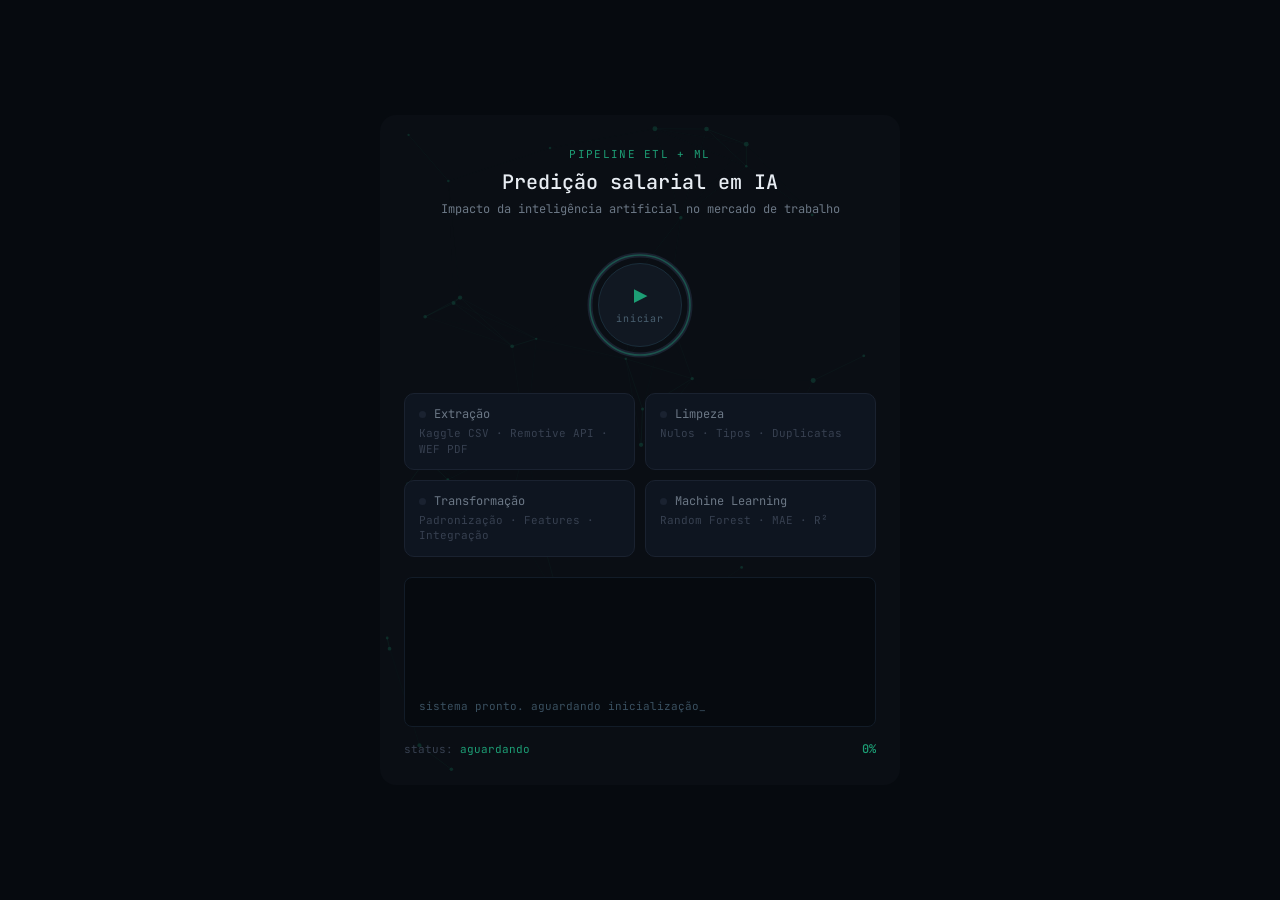
<file: frontend/index.html>
<!DOCTYPE html>
<html lang="pt-BR">
<head>
  <meta charset="UTF-8">
  <meta name="viewport" content="width=device-width, initial-scale=1.0">
  <title>Pipeline Terminal — Salary Prediction</title>
  <link rel="preconnect" href="https://fonts.googleapis.com">
  <link rel="preconnect" href="https://fonts.gstatic.com" crossorigin>
  <link href="https://fonts.googleapis.com/css2?family=JetBrains+Mono:wght@400;500&display=swap" rel="stylesheet">
  <link rel="stylesheet" href="styles.css">
</head>
<body>
  <div class="wrap" id="wrap">
    <canvas class="net-canvas" id="netCanvas"></canvas>

    <div class="header">
      <div class="eyebrow">pipeline etl + ml</div>
      <div class="title">Predição salarial em IA</div>
      <div class="subtitle">Impacto da inteligência artificial no mercado de trabalho</div>
    </div>

    <div class="btn-ring" id="mainBtn" role="button" aria-label="Iniciar pipeline" tabindex="0">
      <svg class="ring-svg" viewBox="0 0 120 120">
        <circle class="ring-track" cx="60" cy="60" r="50"/>
        <circle class="ring-progress" id="ringProgress" cx="60" cy="60" r="50"/>
        <circle class="ring-pulse" id="ringPulse" cx="60" cy="60" r="50"/>
      </svg>
      <div class="btn-inner" id="btnInner">
        <span class="btn-icon" id="btnIcon">&#9654;</span>
        <span class="btn-label" id="btnLabel">iniciar</span>
      </div>
    </div>

    <div class="steps" id="stepsGrid">
      <div class="step" id="s0">
        <div class="step-head"><div class="step-dot"></div><span class="step-name">Extração</span></div>
        <div class="step-detail">Kaggle CSV · Remotive API · WEF PDF</div>
      </div>
      <div class="step" id="s1">
        <div class="step-head"><div class="step-dot"></div><span class="step-name">Limpeza</span></div>
        <div class="step-detail">Nulos · Tipos · Duplicatas</div>
      </div>
      <div class="step" id="s2">
        <div class="step-head"><div class="step-dot"></div><span class="step-name">Transformação</span></div>
        <div class="step-detail">Padronização · Features · Integração</div>
      </div>
      <div class="step" id="s3">
        <div class="step-head"><div class="step-dot"></div><span class="step-name">Machine Learning</span></div>
        <div class="step-detail">Random Forest · MAE · R²</div>
      </div>
    </div>

    <div class="log">
      <div class="log-inner" id="logLines">
        <div class="log-line">sistema pronto. aguardando inicialização<span class="cursor">_</span></div>
      </div>
    </div>

    <div class="status-bar">
      <div class="status-txt" id="statusTxt">status: <span>aguardando</span></div>
      <div class="pct" id="pctTxt">0%</div>
    </div>
  </div>

  <script src="script.js"></script>
</body>
</html>
</file>
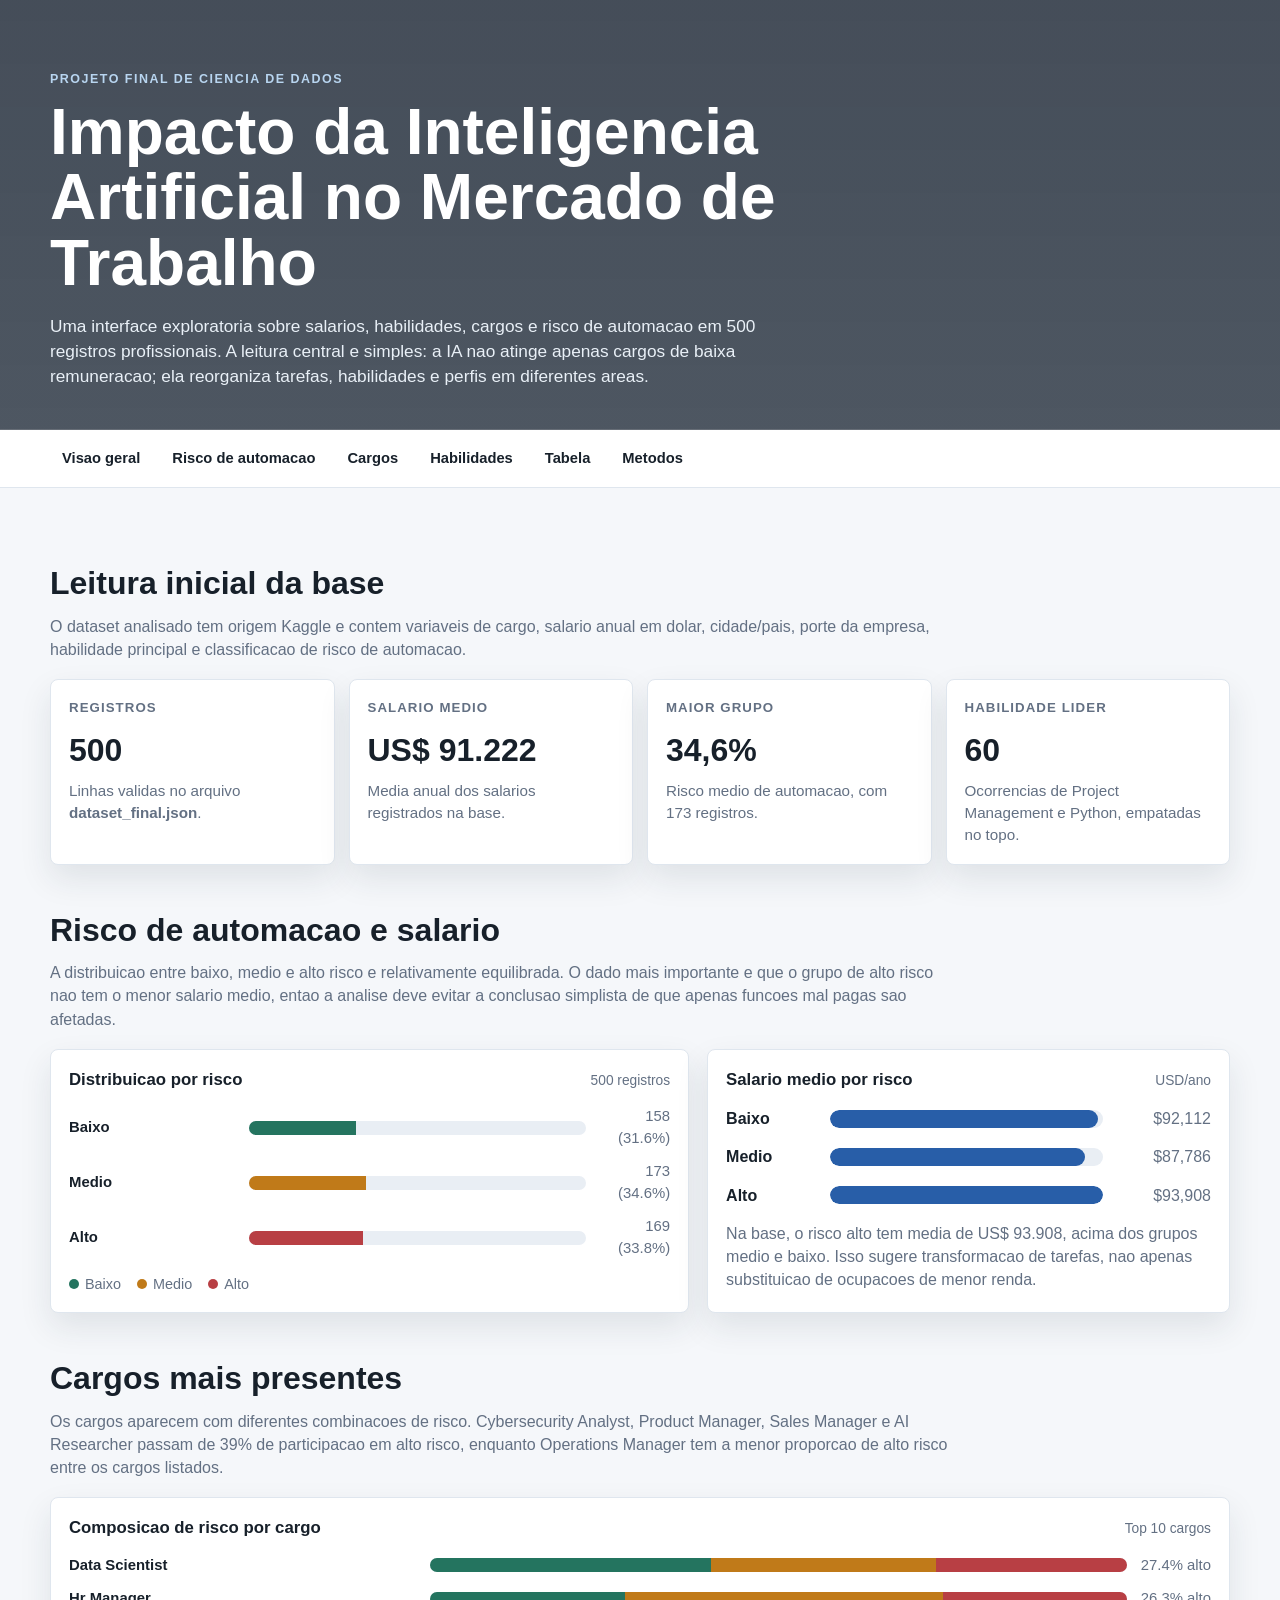
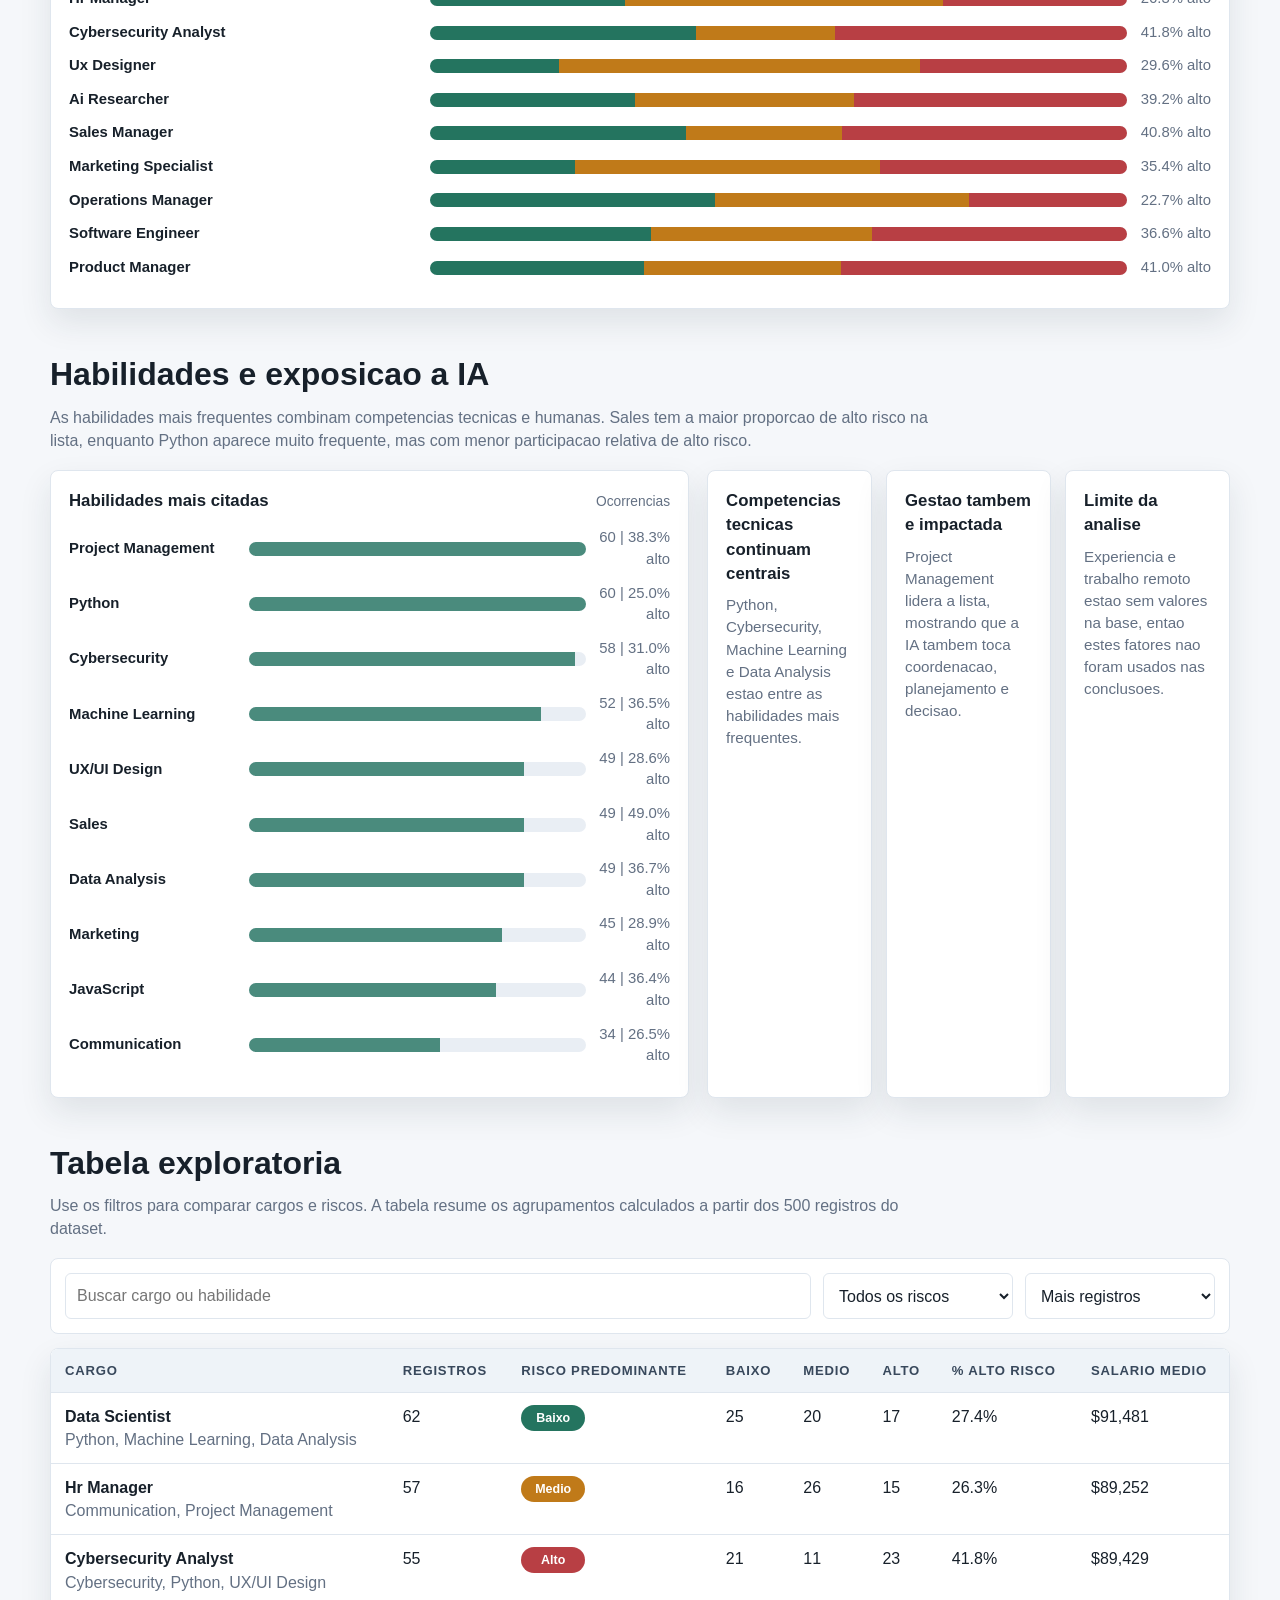
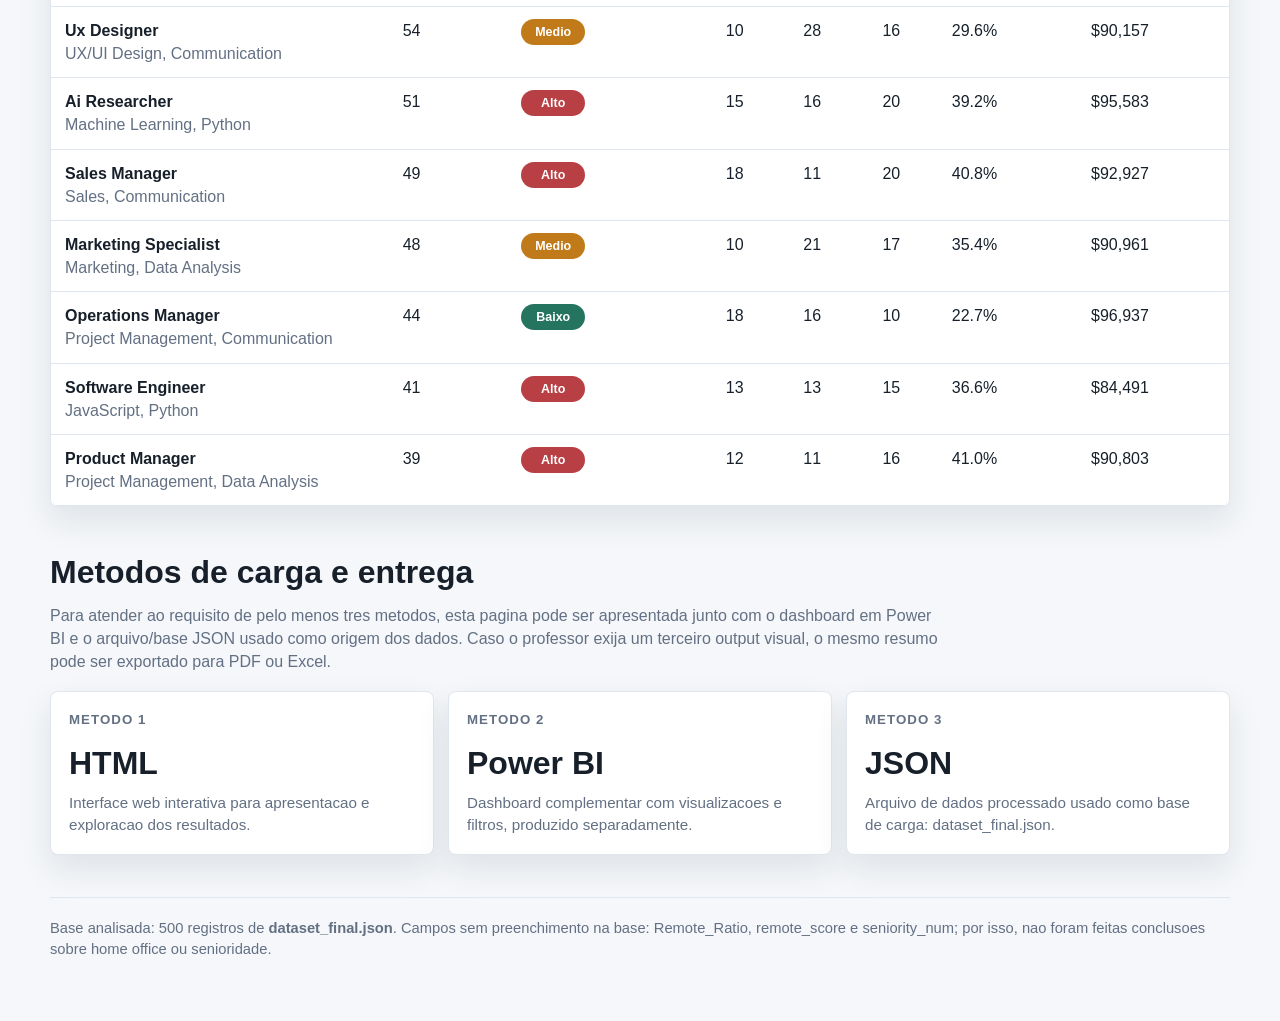
<file: outputs/fe2.html>
<!doctype html>
<html lang="pt-BR">
<head>
  <meta charset="utf-8">
  <meta name="viewport" content="width=device-width, initial-scale=1">
  <title>Impacto da Inteligencia Artificial no Mercado de Trabalho</title>
  <style>
    :root {
      color-scheme: light;
      --ink: #17202a;
      --muted: #637083;
      --panel: #ffffff;
      --line: #dfe6ee;
      --page: #f5f7fa;
      --low: #24745f;
      --medium: #c07a19;
      --high: #b83f44;
      --accent: #285ea8;
      --accent-2: #4a8b7d;
      --shadow: 0 14px 32px rgba(31, 45, 61, .10);
    }

    * { box-sizing: border-box; }

    body {
      margin: 0;
      font-family: Arial, Helvetica, sans-serif;
      color: var(--ink);
      background: var(--page);
      line-height: 1.45;
    }

    header {
      background:
        linear-gradient(rgba(13, 24, 38, .76), rgba(13, 24, 38, .72)),
        url("https://images.unsplash.com/photo-1516321318423-f06f85e504b3?auto=format&fit=crop&w=1800&q=80");
      background-size: cover;
      background-position: center;
      color: #fff;
      min-height: 430px;
      display: flex;
      align-items: end;
      border-bottom: 1px solid rgba(255,255,255,.18);
    }

    .hero {
      width: min(1180px, calc(100% - 32px));
      margin: 0 auto;
      padding: 56px 0 40px;
    }

    .eyebrow {
      font-size: .78rem;
      text-transform: uppercase;
      letter-spacing: .12em;
      font-weight: 700;
      color: #b8d5f0;
      margin-bottom: 12px;
    }

    h1 {
      margin: 0;
      max-width: 900px;
      font-size: clamp(2rem, 5vw, 4.4rem);
      line-height: 1.02;
      letter-spacing: 0;
    }

    .hero p {
      max-width: 760px;
      margin: 18px 0 0;
      color: #e9f0f7;
      font-size: 1.08rem;
    }

    nav {
      position: sticky;
      top: 0;
      z-index: 10;
      background: rgba(255,255,255,.94);
      backdrop-filter: blur(12px);
      border-bottom: 1px solid var(--line);
    }

    .nav-inner {
      width: min(1180px, calc(100% - 32px));
      margin: 0 auto;
      display: flex;
      gap: 8px;
      align-items: center;
      overflow-x: auto;
      padding: 10px 0;
    }

    .nav-inner a {
      color: var(--ink);
      text-decoration: none;
      font-size: .92rem;
      font-weight: 700;
      padding: 8px 12px;
      border-radius: 6px;
      white-space: nowrap;
    }

    .nav-inner a:hover,
    .nav-inner a:focus {
      background: #eaf1f8;
      outline: none;
    }

    main {
      width: min(1180px, calc(100% - 32px));
      margin: 0 auto;
      padding: 30px 0 60px;
    }

    section { margin: 42px 0; }

    .section-head {
      display: grid;
      gap: 8px;
      margin-bottom: 18px;
      max-width: 900px;
    }

    h2 {
      font-size: clamp(1.35rem, 2.5vw, 2rem);
      margin: 0;
      letter-spacing: 0;
    }

    .section-head p,
    .note {
      margin: 0;
      color: var(--muted);
    }

    .kpis {
      display: grid;
      grid-template-columns: repeat(4, minmax(0, 1fr));
      gap: 14px;
    }

    .card,
    .insight,
    .table-wrap,
    .filter-bar {
      background: var(--panel);
      border: 1px solid var(--line);
      border-radius: 8px;
      box-shadow: var(--shadow);
    }

    .card {
      padding: 18px;
      min-height: 142px;
    }

    .label {
      color: var(--muted);
      font-size: .83rem;
      font-weight: 700;
      text-transform: uppercase;
      letter-spacing: .08em;
    }

    .metric {
      font-size: 2rem;
      font-weight: 800;
      margin: 10px 0 6px;
    }

    .card p,
    .insight p {
      margin: 0;
      color: var(--muted);
      font-size: .95rem;
    }

    .grid-2 {
      display: grid;
      grid-template-columns: minmax(0, 1.1fr) minmax(310px, .9fr);
      gap: 18px;
      align-items: stretch;
    }

    .chart-panel {
      background: var(--panel);
      border: 1px solid var(--line);
      border-radius: 8px;
      padding: 18px;
      box-shadow: var(--shadow);
      min-width: 0;
    }

    .chart-title {
      display: flex;
      justify-content: space-between;
      align-items: baseline;
      gap: 12px;
      margin-bottom: 14px;
    }

    .chart-title h3 {
      margin: 0;
      font-size: 1.05rem;
    }

    .chart-title span {
      color: var(--muted);
      font-size: .86rem;
      white-space: nowrap;
    }

    .legend {
      display: flex;
      flex-wrap: wrap;
      gap: 10px 16px;
      margin-top: 14px;
      color: var(--muted);
      font-size: .9rem;
    }

    .legend span {
      display: inline-flex;
      align-items: center;
      gap: 6px;
    }

    .dot {
      width: 10px;
      height: 10px;
      border-radius: 50%;
      display: inline-block;
    }

    .bar-row {
      display: grid;
      grid-template-columns: minmax(128px, 1fr) minmax(190px, 2fr) 72px;
      gap: 12px;
      align-items: center;
      margin: 12px 0;
      font-size: .93rem;
    }

    .bar-label {
      min-width: 0;
      overflow: hidden;
      text-overflow: ellipsis;
      white-space: nowrap;
      font-weight: 700;
    }

    .bar-track {
      height: 14px;
      display: flex;
      border-radius: 999px;
      overflow: hidden;
      background: #e9eef4;
    }

    .seg-low { background: var(--low); }
    .seg-medium { background: var(--medium); }
    .seg-high { background: var(--high); }

    .value {
      color: var(--muted);
      font-variant-numeric: tabular-nums;
      text-align: right;
    }

    .salary-row {
      display: grid;
      grid-template-columns: 92px 1fr 96px;
      gap: 12px;
      align-items: center;
      margin: 15px 0;
    }

    .salary-track {
      height: 18px;
      border-radius: 999px;
      background: #e9eef4;
      overflow: hidden;
    }

    .salary-fill {
      height: 100%;
      border-radius: 999px;
      background: var(--accent);
    }

    .insights {
      display: grid;
      grid-template-columns: repeat(3, minmax(0, 1fr));
      gap: 14px;
    }

    .insight {
      padding: 18px;
    }

    .insight strong {
      display: block;
      font-size: 1.05rem;
      margin-bottom: 8px;
    }

    .filter-bar {
      display: grid;
      grid-template-columns: minmax(220px, 1fr) repeat(2, minmax(150px, 190px));
      gap: 12px;
      padding: 14px;
      margin-bottom: 14px;
      box-shadow: none;
    }

    input,
    select {
      width: 100%;
      border: 1px solid var(--line);
      border-radius: 6px;
      padding: 10px 11px;
      font: inherit;
      background: #fff;
      color: var(--ink);
    }

    .table-wrap {
      overflow: auto;
      box-shadow: var(--shadow);
    }

    table {
      border-collapse: collapse;
      width: 100%;
      min-width: 820px;
      background: #fff;
    }

    th,
    td {
      padding: 12px 14px;
      border-bottom: 1px solid var(--line);
      text-align: left;
      vertical-align: top;
    }

    th {
      background: #eef3f8;
      font-size: .82rem;
      text-transform: uppercase;
      letter-spacing: .06em;
      color: #38485c;
    }

    tbody tr:hover { background: #f8fbfd; }

    .pill {
      display: inline-flex;
      align-items: center;
      justify-content: center;
      min-width: 64px;
      border-radius: 999px;
      padding: 4px 9px;
      font-weight: 800;
      font-size: .78rem;
      color: #fff;
    }

    .pill.Low { background: var(--low); }
    .pill.Medium { background: var(--medium); }
    .pill.High { background: var(--high); }

    .method-grid {
      display: grid;
      grid-template-columns: repeat(3, minmax(0, 1fr));
      gap: 14px;
    }

    footer {
      color: var(--muted);
      border-top: 1px solid var(--line);
      padding-top: 20px;
      margin-top: 40px;
      font-size: .92rem;
    }

    @media (max-width: 920px) {
      .kpis,
      .insights,
      .method-grid {
        grid-template-columns: repeat(2, minmax(0, 1fr));
      }

      .grid-2 {
        grid-template-columns: 1fr;
      }

      .filter-bar {
        grid-template-columns: 1fr;
      }
    }

    @media (max-width: 620px) {
      header { min-height: 390px; }
      .kpis,
      .insights,
      .method-grid {
        grid-template-columns: 1fr;
      }

      .bar-row {
        grid-template-columns: 1fr;
        gap: 6px;
        margin: 18px 0;
      }

      .value { text-align: left; }
      .salary-row { grid-template-columns: 1fr; }
    }
  </style>
</head>
<body>
  <header>
    <div class="hero">
      <div class="eyebrow">Projeto final de ciencia de dados</div>
      <h1>Impacto da Inteligencia Artificial no Mercado de Trabalho</h1>
      <p>Uma interface exploratoria sobre salarios, habilidades, cargos e risco de automacao em 500 registros profissionais. A leitura central e simples: a IA nao atinge apenas cargos de baixa remuneracao; ela reorganiza tarefas, habilidades e perfis em diferentes areas.</p>
    </div>
  </header>

  <nav aria-label="Navegacao principal">
    <div class="nav-inner">
      <a href="#visao-geral">Visao geral</a>
      <a href="#risco">Risco de automacao</a>
      <a href="#cargos">Cargos</a>
      <a href="#habilidades">Habilidades</a>
      <a href="#dados">Tabela</a>
      <a href="#metodos">Metodos</a>
    </div>
  </nav>

  <main>
    <section id="visao-geral">
      <div class="section-head">
        <h2>Leitura inicial da base</h2>
        <p>O dataset analisado tem origem Kaggle e contem variaveis de cargo, salario anual em dolar, cidade/pais, porte da empresa, habilidade principal e classificacao de risco de automacao.</p>
      </div>

      <div class="kpis">
        <article class="card">
          <div class="label">Registros</div>
          <div class="metric">500</div>
          <p>Linhas validas no arquivo <strong>dataset_final.json</strong>.</p>
        </article>
        <article class="card">
          <div class="label">Salario medio</div>
          <div class="metric">US$ 91.222</div>
          <p>Media anual dos salarios registrados na base.</p>
        </article>
        <article class="card">
          <div class="label">Maior grupo</div>
          <div class="metric">34,6%</div>
          <p>Risco medio de automacao, com 173 registros.</p>
        </article>
        <article class="card">
          <div class="label">Habilidade lider</div>
          <div class="metric">60</div>
          <p>Ocorrencias de Project Management e Python, empatadas no topo.</p>
        </article>
      </div>
    </section>

    <section id="risco">
      <div class="section-head">
        <h2>Risco de automacao e salario</h2>
        <p>A distribuicao entre baixo, medio e alto risco e relativamente equilibrada. O dado mais importante e que o grupo de alto risco nao tem o menor salario medio, entao a analise deve evitar a conclusao simplista de que apenas funcoes mal pagas sao afetadas.</p>
      </div>

      <div class="grid-2">
        <div class="chart-panel">
          <div class="chart-title">
            <h3>Distribuicao por risco</h3>
            <span>500 registros</span>
          </div>
          <div id="riskBars"></div>
          <div class="legend">
            <span><i class="dot" style="background: var(--low)"></i>Baixo</span>
            <span><i class="dot" style="background: var(--medium)"></i>Medio</span>
            <span><i class="dot" style="background: var(--high)"></i>Alto</span>
          </div>
        </div>

        <div class="chart-panel">
          <div class="chart-title">
            <h3>Salario medio por risco</h3>
            <span>USD/ano</span>
          </div>
          <div id="salaryBars"></div>
          <p class="note">Na base, o risco alto tem media de US$ 93.908, acima dos grupos medio e baixo. Isso sugere transformacao de tarefas, nao apenas substituicao de ocupacoes de menor renda.</p>
        </div>
      </div>
    </section>

    <section id="cargos">
      <div class="section-head">
        <h2>Cargos mais presentes</h2>
        <p>Os cargos aparecem com diferentes combinacoes de risco. Cybersecurity Analyst, Product Manager, Sales Manager e AI Researcher passam de 39% de participacao em alto risco, enquanto Operations Manager tem a menor proporcao de alto risco entre os cargos listados.</p>
      </div>

      <div class="chart-panel">
        <div class="chart-title">
          <h3>Composicao de risco por cargo</h3>
          <span>Top 10 cargos</span>
        </div>
        <div id="jobBars"></div>
      </div>
    </section>

    <section id="habilidades">
      <div class="section-head">
        <h2>Habilidades e exposicao a IA</h2>
        <p>As habilidades mais frequentes combinam competencias tecnicas e humanas. Sales tem a maior proporcao de alto risco na lista, enquanto Python aparece muito frequente, mas com menor participacao relativa de alto risco.</p>
      </div>

      <div class="grid-2">
        <div class="chart-panel">
          <div class="chart-title">
            <h3>Habilidades mais citadas</h3>
            <span>Ocorrencias</span>
          </div>
          <div id="skillBars"></div>
        </div>
        <div class="insights">
          <article class="insight">
            <strong>Competencias tecnicas continuam centrais</strong>
            <p>Python, Cybersecurity, Machine Learning e Data Analysis estao entre as habilidades mais frequentes.</p>
          </article>
          <article class="insight">
            <strong>Gestao tambem e impactada</strong>
            <p>Project Management lidera a lista, mostrando que a IA tambem toca coordenacao, planejamento e decisao.</p>
          </article>
          <article class="insight">
            <strong>Limite da analise</strong>
            <p>Experiencia e trabalho remoto estao sem valores na base, entao estes fatores nao foram usados nas conclusoes.</p>
          </article>
        </div>
      </div>
    </section>

    <section id="dados">
      <div class="section-head">
        <h2>Tabela exploratoria</h2>
        <p>Use os filtros para comparar cargos e riscos. A tabela resume os agrupamentos calculados a partir dos 500 registros do dataset.</p>
      </div>

      <div class="filter-bar" aria-label="Filtros da tabela">
        <input id="search" type="search" placeholder="Buscar cargo ou habilidade">
        <select id="riskFilter" aria-label="Filtrar por risco predominante">
          <option value="all">Todos os riscos</option>
          <option value="Low">Baixo predominante</option>
          <option value="Medium">Medio predominante</option>
          <option value="High">Alto predominante</option>
        </select>
        <select id="sortBy" aria-label="Ordenar tabela">
          <option value="count">Mais registros</option>
          <option value="highPct">Maior % alto risco</option>
          <option value="avgSalary">Maior salario medio</option>
        </select>
      </div>

      <div class="table-wrap">
        <table>
          <thead>
            <tr>
              <th>Cargo</th>
              <th>Registros</th>
              <th>Risco predominante</th>
              <th>Baixo</th>
              <th>Medio</th>
              <th>Alto</th>
              <th>% alto risco</th>
              <th>Salario medio</th>
            </tr>
          </thead>
          <tbody id="summaryTable"></tbody>
        </table>
      </div>
    </section>

    <section id="metodos">
      <div class="section-head">
        <h2>Metodos de carga e entrega</h2>
        <p>Para atender ao requisito de pelo menos tres metodos, esta pagina pode ser apresentada junto com o dashboard em Power BI e o arquivo/base JSON usado como origem dos dados. Caso o professor exija um terceiro output visual, o mesmo resumo pode ser exportado para PDF ou Excel.</p>
      </div>

      <div class="method-grid">
        <article class="card">
          <div class="label">Metodo 1</div>
          <div class="metric">HTML</div>
          <p>Interface web interativa para apresentacao e exploracao dos resultados.</p>
        </article>
        <article class="card">
          <div class="label">Metodo 2</div>
          <div class="metric">Power BI</div>
          <p>Dashboard complementar com visualizacoes e filtros, produzido separadamente.</p>
        </article>
        <article class="card">
          <div class="label">Metodo 3</div>
          <div class="metric">JSON</div>
          <p>Arquivo de dados processado usado como base de carga: dataset_final.json.</p>
        </article>
      </div>
    </section>

    <footer>
      Base analisada: 500 registros de <strong>dataset_final.json</strong>. Campos sem preenchimento na base: Remote_Ratio, remote_score e seniority_num; por isso, nao foram feitas conclusoes sobre home office ou senioridade.
    </footer>
  </main>

  <script>
    const riskSummary = [
      { risk: "Low", label: "Baixo", count: 158, pct: 31.6, avgSalary: 92112 },
      { risk: "Medium", label: "Medio", count: 173, pct: 34.6, avgSalary: 87786 },
      { risk: "High", label: "Alto", count: 169, pct: 33.8, avgSalary: 93908 }
    ];

    const jobs = [
      { job: "Data Scientist", count: 62, low: 25, medium: 20, high: 17, avgSalary: 91481, highPct: 27.4, skills: "Python, Machine Learning, Data Analysis" },
      { job: "Hr Manager", count: 57, low: 16, medium: 26, high: 15, avgSalary: 89252, highPct: 26.3, skills: "Communication, Project Management" },
      { job: "Cybersecurity Analyst", count: 55, low: 21, medium: 11, high: 23, avgSalary: 89429, highPct: 41.8, skills: "Cybersecurity, Python, UX/UI Design" },
      { job: "Ux Designer", count: 54, low: 10, medium: 28, high: 16, avgSalary: 90157, highPct: 29.6, skills: "UX/UI Design, Communication" },
      { job: "Ai Researcher", count: 51, low: 15, medium: 16, high: 20, avgSalary: 95583, highPct: 39.2, skills: "Machine Learning, Python" },
      { job: "Sales Manager", count: 49, low: 18, medium: 11, high: 20, avgSalary: 92927, highPct: 40.8, skills: "Sales, Communication" },
      { job: "Marketing Specialist", count: 48, low: 10, medium: 21, high: 17, avgSalary: 90961, highPct: 35.4, skills: "Marketing, Data Analysis" },
      { job: "Operations Manager", count: 44, low: 18, medium: 16, high: 10, avgSalary: 96937, highPct: 22.7, skills: "Project Management, Communication" },
      { job: "Software Engineer", count: 41, low: 13, medium: 13, high: 15, avgSalary: 84491, highPct: 36.6, skills: "JavaScript, Python" },
      { job: "Product Manager", count: 39, low: 12, medium: 11, high: 16, avgSalary: 90803, highPct: 41.0, skills: "Project Management, Data Analysis" }
    ];

    const skills = [
      { skill: "Project Management", count: 60, highPct: 38.3 },
      { skill: "Python", count: 60, highPct: 25.0 },
      { skill: "Cybersecurity", count: 58, highPct: 31.0 },
      { skill: "Machine Learning", count: 52, highPct: 36.5 },
      { skill: "UX/UI Design", count: 49, highPct: 28.6 },
      { skill: "Sales", count: 49, highPct: 49.0 },
      { skill: "Data Analysis", count: 49, highPct: 36.7 },
      { skill: "Marketing", count: 45, highPct: 28.9 },
      { skill: "JavaScript", count: 44, highPct: 36.4 },
      { skill: "Communication", count: 34, highPct: 26.5 }
    ];

    const money = new Intl.NumberFormat("en-US", {
      style: "currency",
      currency: "USD",
      maximumFractionDigits: 0
    });

    function riskClass(risk) {
      return risk === "High" ? "High" : risk === "Medium" ? "Medium" : "Low";
    }

    function predominant(item) {
      const values = [
        ["Low", item.low],
        ["Medium", item.medium],
        ["High", item.high]
      ];
      return values.sort((a, b) => b[1] - a[1])[0][0];
    }

    function stackedBar(item) {
      const total = item.low + item.medium + item.high;
      const low = (item.low / total) * 100;
      const medium = (item.medium / total) * 100;
      const high = (item.high / total) * 100;
      return `
        <div class="bar-track" aria-label="Baixo ${item.low}, medio ${item.medium}, alto ${item.high}">
          <span class="seg-low" style="width:${low}%"></span>
          <span class="seg-medium" style="width:${medium}%"></span>
          <span class="seg-high" style="width:${high}%"></span>
        </div>
      `;
    }

    function renderRiskBars() {
      const el = document.querySelector("#riskBars");
      el.innerHTML = riskSummary.map(item => `
        <div class="bar-row">
          <div class="bar-label">${item.label}</div>
          <div class="bar-track">
            <span class="seg-${item.risk.toLowerCase()}" style="width:${item.pct}%"></span>
          </div>
          <div class="value">${item.count} (${item.pct.toFixed(1)}%)</div>
        </div>
      `).join("");
    }

    function renderSalaryBars() {
      const el = document.querySelector("#salaryBars");
      const max = Math.max(...riskSummary.map(item => item.avgSalary));
      el.innerHTML = riskSummary.map(item => `
        <div class="salary-row">
          <strong>${item.label}</strong>
          <div class="salary-track">
            <div class="salary-fill" style="width:${(item.avgSalary / max) * 100}%"></div>
          </div>
          <div class="value">${money.format(item.avgSalary)}</div>
        </div>
      `).join("");
    }

    function renderJobBars() {
      const el = document.querySelector("#jobBars");
      el.innerHTML = jobs.map(item => `
        <div class="bar-row">
          <div class="bar-label" title="${item.job}">${item.job}</div>
          ${stackedBar(item)}
          <div class="value">${item.highPct.toFixed(1)}% alto</div>
        </div>
      `).join("");
    }

    function renderSkillBars() {
      const el = document.querySelector("#skillBars");
      const max = Math.max(...skills.map(item => item.count));
      el.innerHTML = skills.map(item => `
        <div class="bar-row">
          <div class="bar-label" title="${item.skill}">${item.skill}</div>
          <div class="bar-track">
            <span class="seg-low" style="width:${(item.count / max) * 100}%; background: var(--accent-2)"></span>
          </div>
          <div class="value">${item.count} | ${item.highPct.toFixed(1)}% alto</div>
        </div>
      `).join("");
    }

    function renderTable() {
      const query = document.querySelector("#search").value.trim().toLowerCase();
      const risk = document.querySelector("#riskFilter").value;
      const sortBy = document.querySelector("#sortBy").value;
      const tbody = document.querySelector("#summaryTable");

      const rows = jobs
        .map(item => ({ ...item, pred: predominant(item) }))
        .filter(item => risk === "all" || item.pred === risk)
        .filter(item => !query || item.job.toLowerCase().includes(query) || item.skills.toLowerCase().includes(query))
        .sort((a, b) => b[sortBy] - a[sortBy]);

      tbody.innerHTML = rows.map(item => `
        <tr>
          <td><strong>${item.job}</strong><br><span class="note">${item.skills}</span></td>
          <td>${item.count}</td>
          <td><span class="pill ${riskClass(item.pred)}">${item.pred === "Low" ? "Baixo" : item.pred === "Medium" ? "Medio" : "Alto"}</span></td>
          <td>${item.low}</td>
          <td>${item.medium}</td>
          <td>${item.high}</td>
          <td>${item.highPct.toFixed(1)}%</td>
          <td>${money.format(item.avgSalary)}</td>
        </tr>
      `).join("");
    }

    document.querySelector("#search").addEventListener("input", renderTable);
    document.querySelector("#riskFilter").addEventListener("change", renderTable);
    document.querySelector("#sortBy").addEventListener("change", renderTable);

    renderRiskBars();
    renderSalaryBars();
    renderJobBars();
    renderSkillBars();
    renderTable();
  </script>
</body>
</html>
</file>
<file: frontend/styles.css>
@import url('https://fonts.googleapis.com/css2?family=JetBrains+Mono:wght@400;500&display=swap');

*,
*::before,
*::after {
  box-sizing: border-box;
  margin: 0;
  padding: 0;
}

html,
body {
  height: 100%;
  background: #060a0f;
  display: flex;
  align-items: center;
  justify-content: center;
  overflow: hidden;
}

.wrap {
  background: #0a0e14;
  border-radius: 16px;
  padding: 32px 24px 28px;
  font-family: 'JetBrains Mono', monospace;
  color: #c8d0dc;
  width: 100%;
  max-width: 520px;
  max-height: 90vh;
  position: relative;
  overflow: hidden;
  opacity: 0;
  animation: wrapReveal 0.6s ease-out 0.1s forwards;
}

@keyframes wrapReveal {
  from {
    opacity: 0;
    transform: scale(0.97) translateY(12px);
  }

  to {
    opacity: 1;
    transform: scale(1) translateY(0);
  }
}

/* ── Neural Network Canvas ── */
.net-canvas {
  position: absolute;
  inset: 0;
  pointer-events: none;
  opacity: 0.35;
}

/* ── Header ── */
.header {
  position: relative;
  z-index: 2;
  text-align: center;
  margin-bottom: 28px;
  opacity: 0;
  animation: slideUp 0.5s ease-out 0.3s forwards;
}

.eyebrow {
  font-size: 11px;
  letter-spacing: 0.12em;
  color: #1D9E75;
  text-transform: uppercase;
  margin-bottom: 8px;
  opacity: 0;
  animation: fadeIn 0.4s ease-out 0.5s forwards;
}

.title {
  font-size: 20px;
  font-weight: 500;
  color: #e8edf3;
  line-height: 1.3;
  opacity: 0;
  animation: slideUp 0.5s ease-out 0.6s forwards;
}

.subtitle {
  font-size: 12px;
  color: #6b7785;
  margin-top: 6px;
  opacity: 0;
  animation: fadeIn 0.4s ease-out 0.8s forwards;
}

/* ── Button Ring ── */
.btn-ring {
  position: relative;
  z-index: 2;
  width: 120px;
  height: 120px;
  margin: 0 auto 28px;
  cursor: pointer;
  display: flex;
  align-items: center;
  justify-content: center;
  opacity: 0;
  animation: popIn 0.5s cubic-bezier(0.34, 1.56, 0.64, 1) 0.9s forwards;
}

@keyframes popIn {
  from {
    opacity: 0;
    transform: scale(0.5);
  }

  to {
    opacity: 1;
    transform: scale(1);
  }
}

.ring-svg {
  position: absolute;
  inset: 0;
  width: 100%;
  height: 100%;
}

.ring-track {
  fill: none;
  stroke: #1a2230;
  stroke-width: 5;
}

.ring-progress {
  fill: none;
  stroke: #1D9E75;
  stroke-width: 5;
  stroke-linecap: round;
  stroke-dasharray: 314;
  stroke-dashoffset: 314;
  transform-origin: center;
  transform: rotate(-90deg);
  transition: stroke-dashoffset 0.4s ease, stroke 0.4s ease;
  filter: drop-shadow(0 0 6px rgba(29, 158, 117, 0.4));
}

.ring-pulse {
  fill: none;
  stroke: #1D9E75;
  stroke-width: 1.5;
  stroke-dasharray: 314;
  stroke-dashoffset: 0;
  transform-origin: center;
  transform: rotate(-90deg);
  opacity: 0;
}

.btn-inner {
  width: 84px;
  height: 84px;
  background: #111822;
  border-radius: 50%;
  border: 1.5px solid #1a2d3a;
  display: flex;
  flex-direction: column;
  align-items: center;
  justify-content: center;
  gap: 4px;
  transition: border-color 0.3s ease, background 0.3s ease, transform 0.2s ease, box-shadow 0.3s ease;
  position: relative;
  z-index: 2;
}

.btn-ring:hover .btn-inner {
  border-color: #1D9E75;
  background: #0e1820;
  transform: scale(1.05);
  box-shadow: 0 0 20px rgba(29, 158, 117, 0.15);
}

.btn-ring:active .btn-inner {
  transform: scale(0.96);
}

.btn-ring:focus-visible .btn-inner {
  outline: 2px solid #1D9E75;
  outline-offset: 4px;
}

.btn-icon {
  font-size: 22px;
  color: #1D9E75;
  line-height: 1;
  transition: color 0.3s ease, transform 0.2s ease;
  display: flex;
  align-items: center;
  justify-content: center;
}

.btn-ring:hover .btn-icon {
  transform: scale(1.1);
}

.btn-label {
  font-size: 10px;
  letter-spacing: 0.08em;
  color: #4a6070;
  transition: color 0.3s ease;
}

.btn-ring:hover .btn-label {
  color: #1D9E75;
}

/* ── Steps Grid ── */
.steps {
  position: relative;
  z-index: 2;
  display: grid;
  grid-template-columns: 1fr 1fr;
  gap: 10px;
  margin-bottom: 20px;
}

.step {
  background: #0e1520;
  border: 1px solid #1a2230;
  border-radius: 10px;
  padding: 12px 14px;
  transition: border-color 0.4s ease, background 0.4s ease, transform 0.2s ease, box-shadow 0.3s ease, opacity 0.4s ease;
}

.step:nth-child(1) {
  animation: stepReveal 0.4s ease-out 1.0s forwards;
}

.step:nth-child(2) {
  animation: stepReveal 0.4s ease-out 1.1s forwards;
}

.step:nth-child(3) {
  animation: stepReveal 0.4s ease-out 1.2s forwards;
}

.step:nth-child(4) {
  animation: stepReveal 0.4s ease-out 1.3s forwards;
}

@keyframes stepReveal {
  from {
    opacity: 0;
    transform: translateY(10px) scale(0.95);
  }

  to {
    opacity: 1;
    transform: translateY(0) scale(1);
  }
}

.step:hover {
  transform: translateY(-2px);
  box-shadow: 0 4px 12px rgba(0, 0, 0, 0.3);
}

.step.active {
  border-color: #1D9E75;
  background: #0b1a14;
  opacity: 1;
  animation: stepGlow 2s ease-in-out infinite;
}

@keyframes stepGlow {

  0%,
  100% {
    box-shadow: 0 0 8px rgba(29, 158, 117, 0.1);
  }

  50% {
    box-shadow: 0 0 16px rgba(29, 158, 117, 0.25);
  }
}

.step.done {
  border-color: #085041;
  background: #081510;
  opacity: 1;
}

.step-head {
  display: flex;
  align-items: center;
  gap: 8px;
  margin-bottom: 4px;
}

.step-dot {
  width: 7px;
  height: 7px;
  border-radius: 50%;
  background: #1a2230;
  flex-shrink: 0;
  transition: background 0.4s ease, box-shadow 0.4s ease, transform 0.3s ease;
}

.step.active .step-dot {
  background: #1D9E75;
  box-shadow: 0 0 8px rgba(29, 158, 117, 0.6);
  animation: dotPulse 1.5s ease-in-out infinite;
}

@keyframes dotPulse {

  0%,
  100% {
    transform: scale(1);
    box-shadow: 0 0 4px rgba(29, 158, 117, 0.4);
  }

  50% {
    transform: scale(1.3);
    box-shadow: 0 0 10px rgba(29, 158, 117, 0.7);
  }
}

.step.done .step-dot {
  background: #085041;
}

.step-name {
  font-size: 12px;
  color: #6b7785;
  transition: color 0.4s ease;
}

.step.active .step-name {
  color: #9fe1cb;
}

.step.done .step-name {
  color: #5a8070;
}

.step-detail {
  font-size: 11px;
  color: #374050;
  line-height: 1.4;
  transition: color 0.4s ease;
}

.step.active .step-detail {
  color: #1D9E75;
}

.step.done .step-detail {
  color: #3b6050;
}

/* ── Log Panel ── */
.log {
  position: relative;
  z-index: 2;
  background: #060a0f;
  border: 1px solid #121c28;
  border-radius: 8px;
  padding: 10px 14px;
  height: 150px;
  overflow: hidden;
  opacity: 0;
  animation: fadeIn 0.4s ease-out 1.4s forwards;
}

.log-inner {
  font-size: 11px;
  color: #3a5060;
  line-height: 1.6;
  display: flex;
  flex-direction: column;
  justify-content: flex-end;
  height: 100%;
}

.log-line {
  transition: color 0.3s ease;
  animation: logSlideIn 0.3s ease-out forwards;
  transform-origin: left;
}

@keyframes logSlideIn {
  from {
    opacity: 0;
    transform: translateX(-8px);
  }

  to {
    opacity: 1;
    transform: translateX(0);
  }
}

.log-line.hi {
  color: #1D9E75;
}

.log-line.md {
  color: #5a8070;
}

.cursor {
  display: inline-block;
  animation: blinkCursor 1s step-end infinite;
}

@keyframes blinkCursor {

  0%,
  100% {
    opacity: 1;
  }

  50% {
    opacity: 0;
  }
}

/* ── Status Bar ── */
.status-bar {
  position: relative;
  z-index: 2;
  display: flex;
  align-items: center;
  justify-content: space-between;
  margin-top: 14px;
  opacity: 0;
  animation: fadeIn 0.4s ease-out 1.5s forwards;
}

.status-txt {
  font-size: 11px;
  color: #374050;
}

.status-txt span {
  color: #1D9E75;
  transition: color 0.3s ease;
}

.pct {
  font-size: 12px;
  color: #1D9E75;
  font-weight: 500;
  transition: color 0.3s ease;
}

/* ── Shared Animations ── */
@keyframes fadeIn {
  from {
    opacity: 0;
  }

  to {
    opacity: 1;
  }
}

@keyframes slideUp {
  from {
    opacity: 0;
    transform: translateY(10px);
  }

  to {
    opacity: 1;
    transform: translateY(0);
  }
}

/* ── Ring Animations ── */
@keyframes pulseRing {

  0%,
  100% {
    opacity: 0.6;
  }

  50% {
    opacity: 0;
  }
}

@keyframes spinSlow {
  from {
    stroke-dashoffset: 0;
  }

  to {
    stroke-dashoffset: -628;
  }
}

/* ── Status Color Variants ── */
.status-txt .st-running {
  color: #1D9E75;
}

.status-txt .st-paused {
  color: #EF9F27;
}

.status-txt .st-done {
  color: #1D9E75;
}

/* ── Reduced Motion ── */
@media (prefers-reduced-motion: reduce) {

  *,
  *::before,
  *::after {
    animation-duration: 0.01ms !important;
    animation-iteration-count: 1 !important;
    transition-duration: 0.01ms !important;
  }
}

/* ── Responsive ── */
@media (max-width: 480px) {
  .wrap {
    padding: 24px 16px 20px;
    min-height: auto;
  }

  .title {
    font-size: 17px;
  }

  .btn-ring {
    width: 100px;
    height: 100px;
    margin-bottom: 20px;
  }

  .btn-inner {
    width: 70px;
    height: 70px;
  }

  .btn-icon {
    font-size: 20px;
  }

  .steps {
    gap: 8px;
  }

  .step {
    padding: 10px 12px;
  }

  .log {
    height: 70px;
  }
}
</file>
